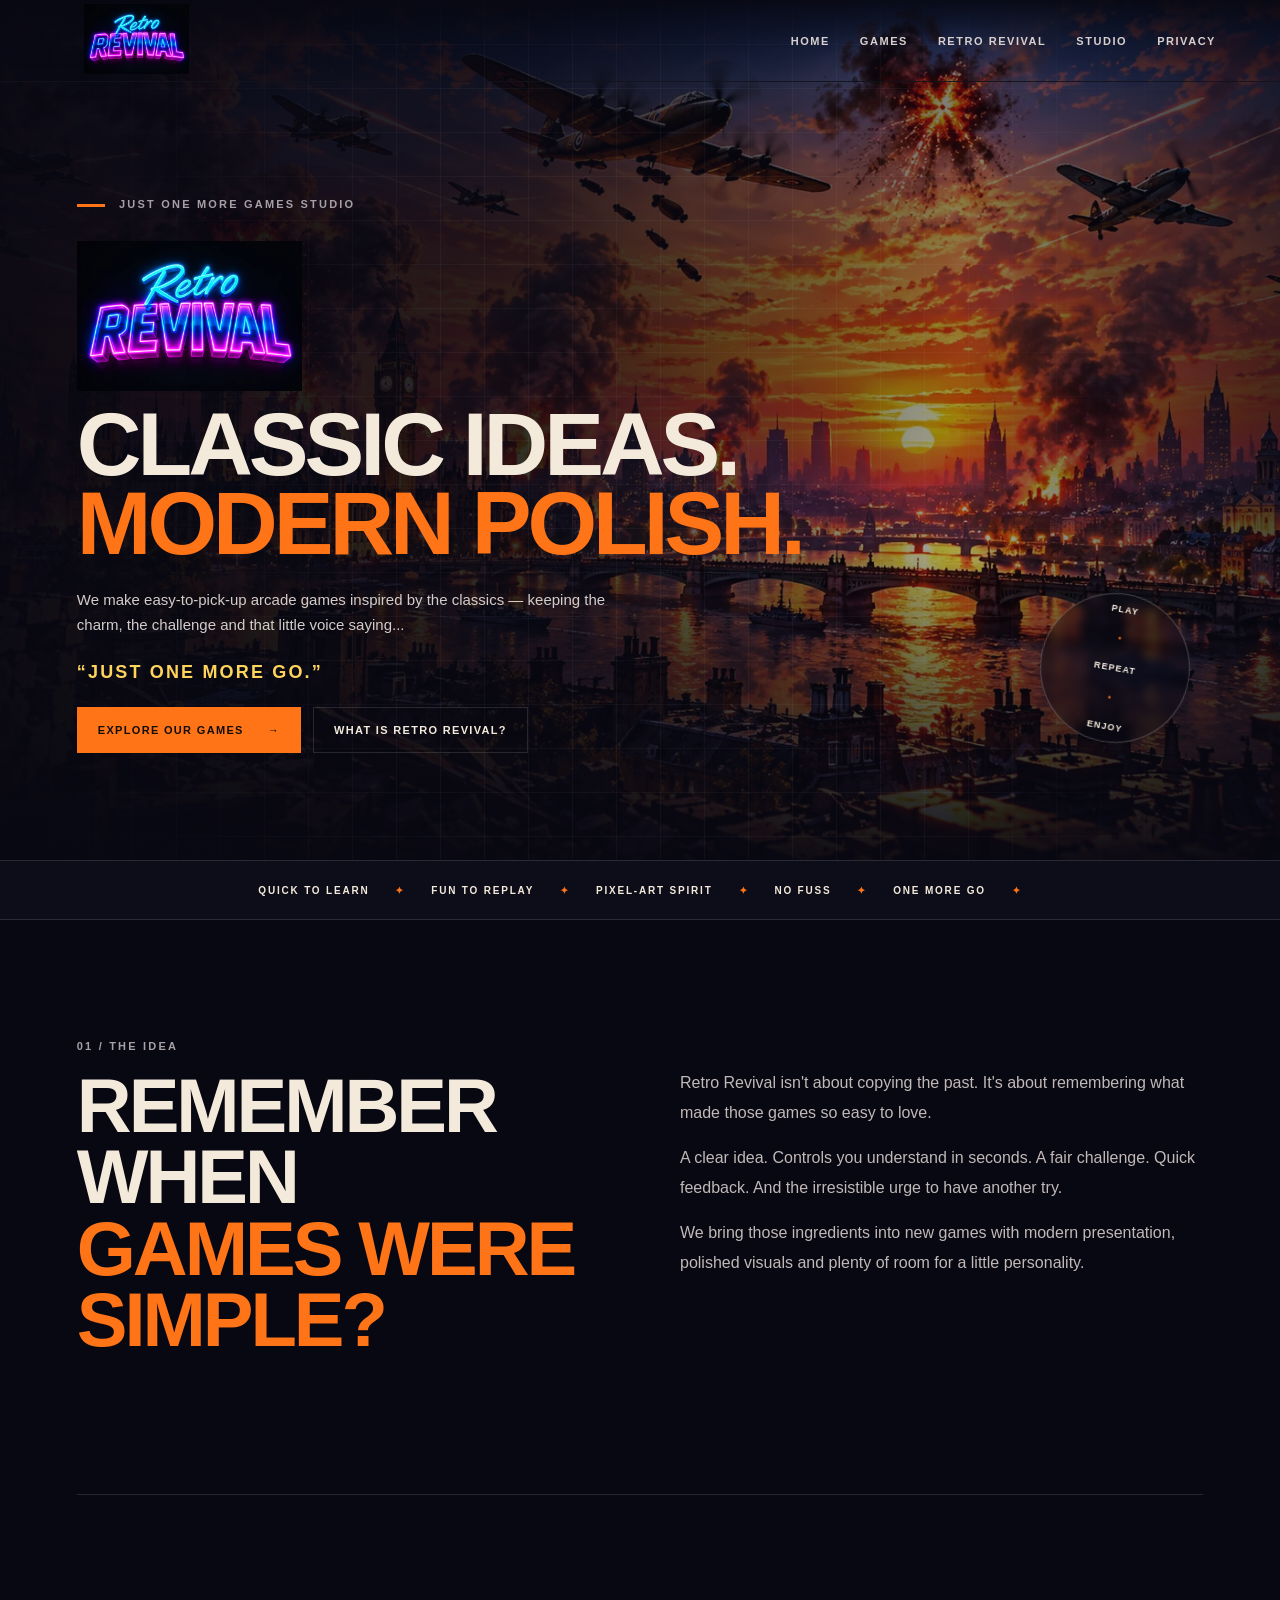
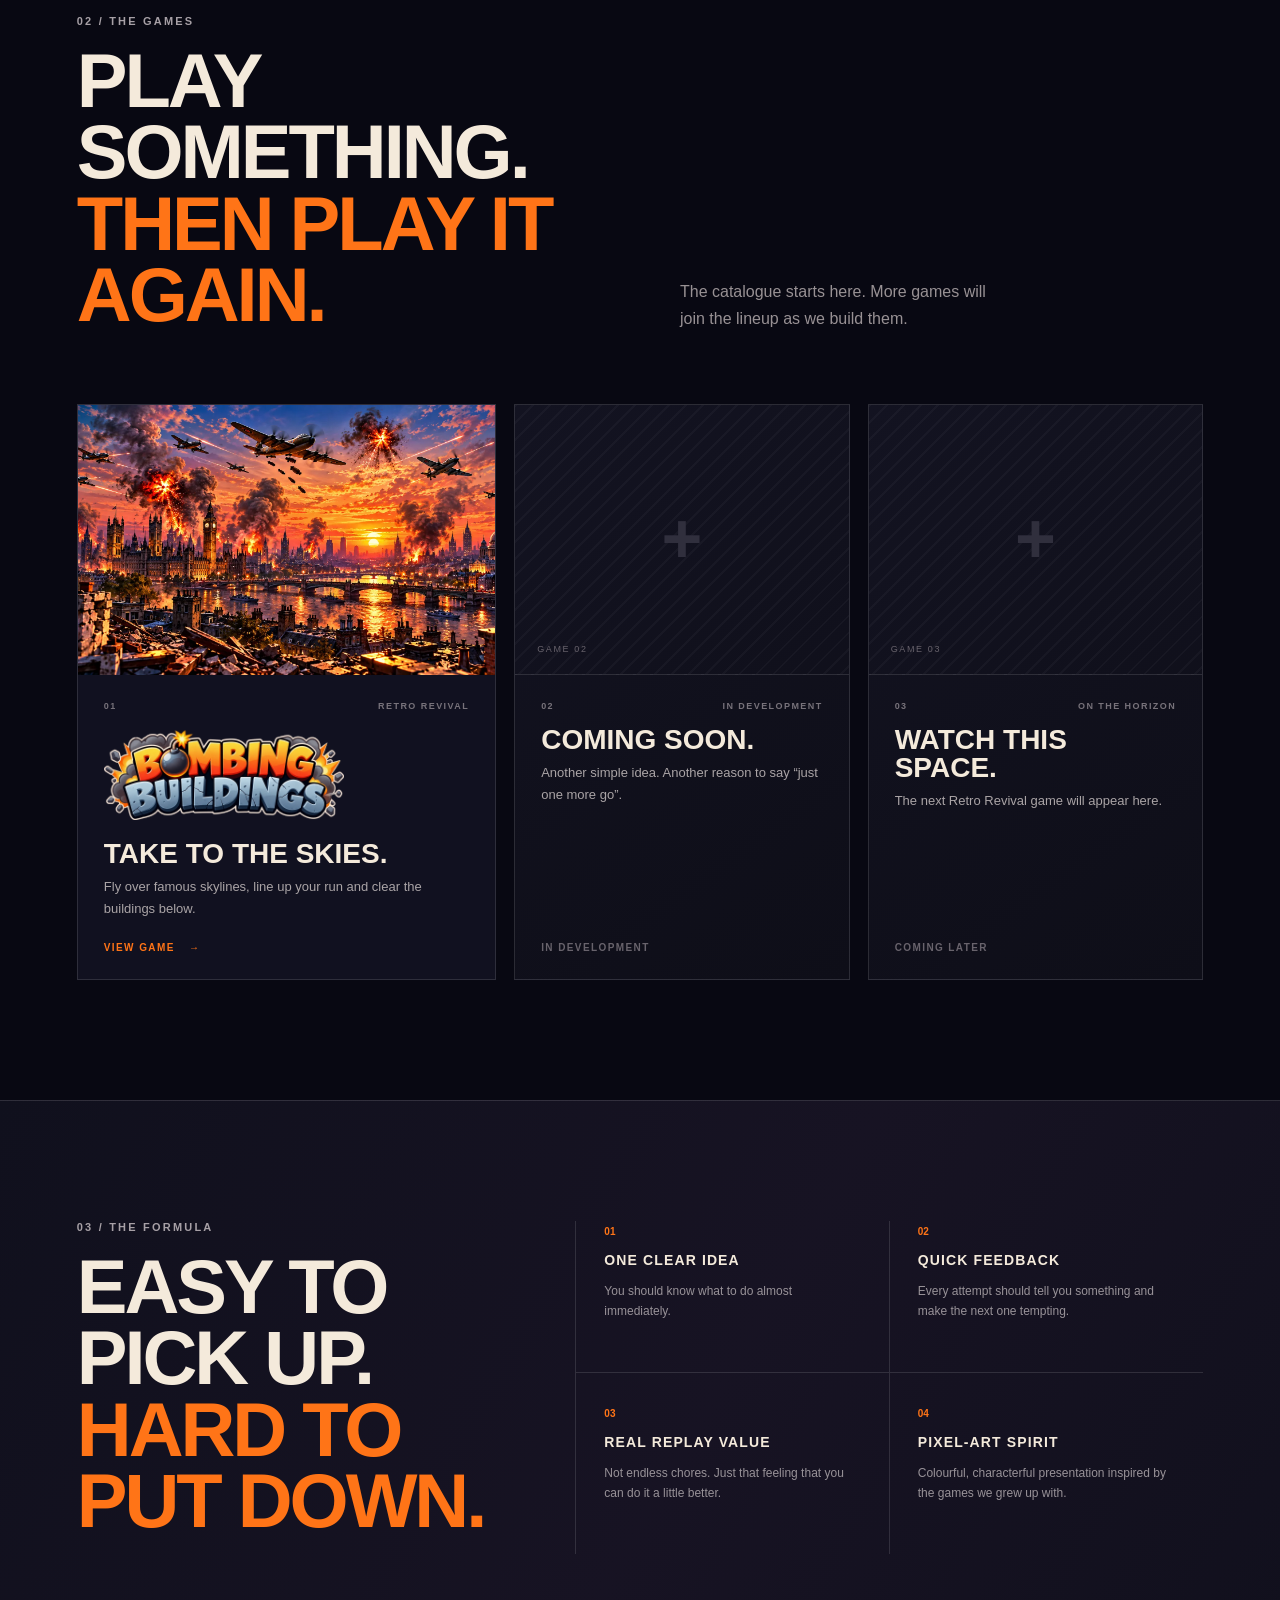
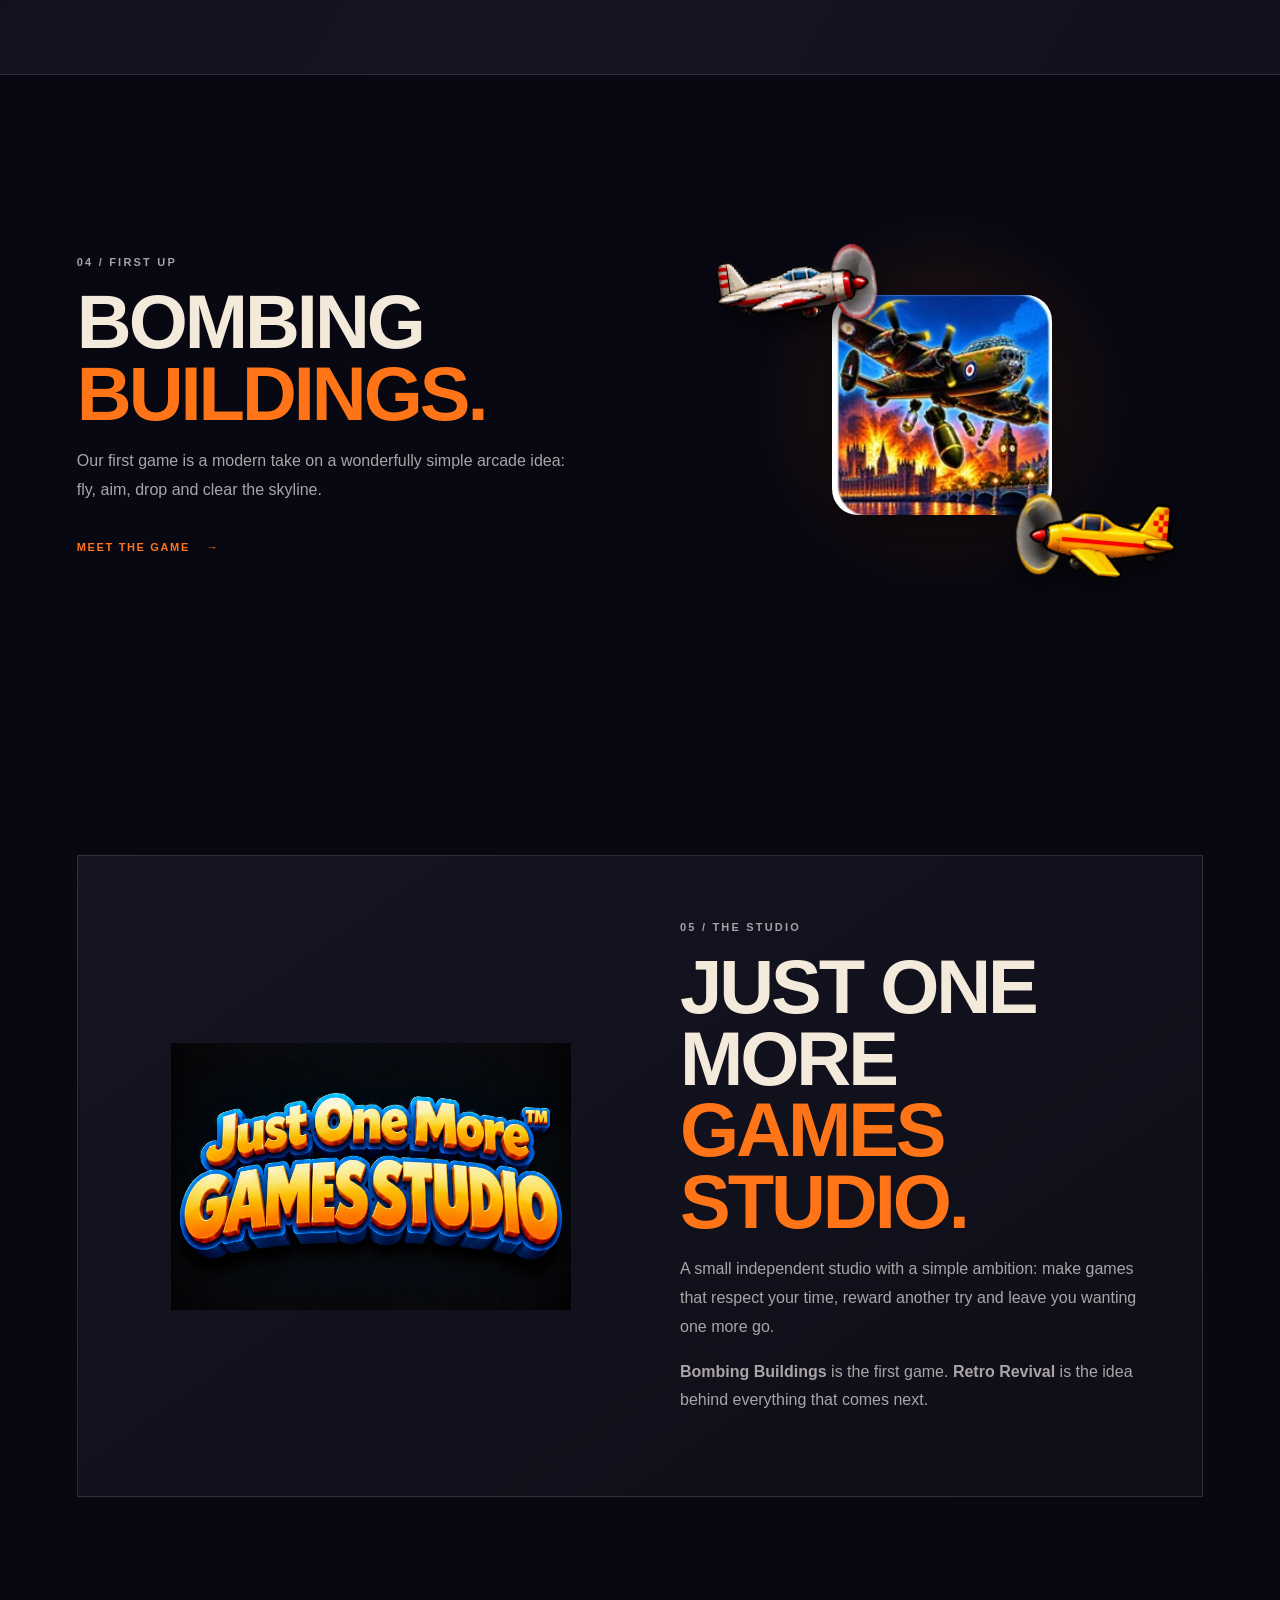
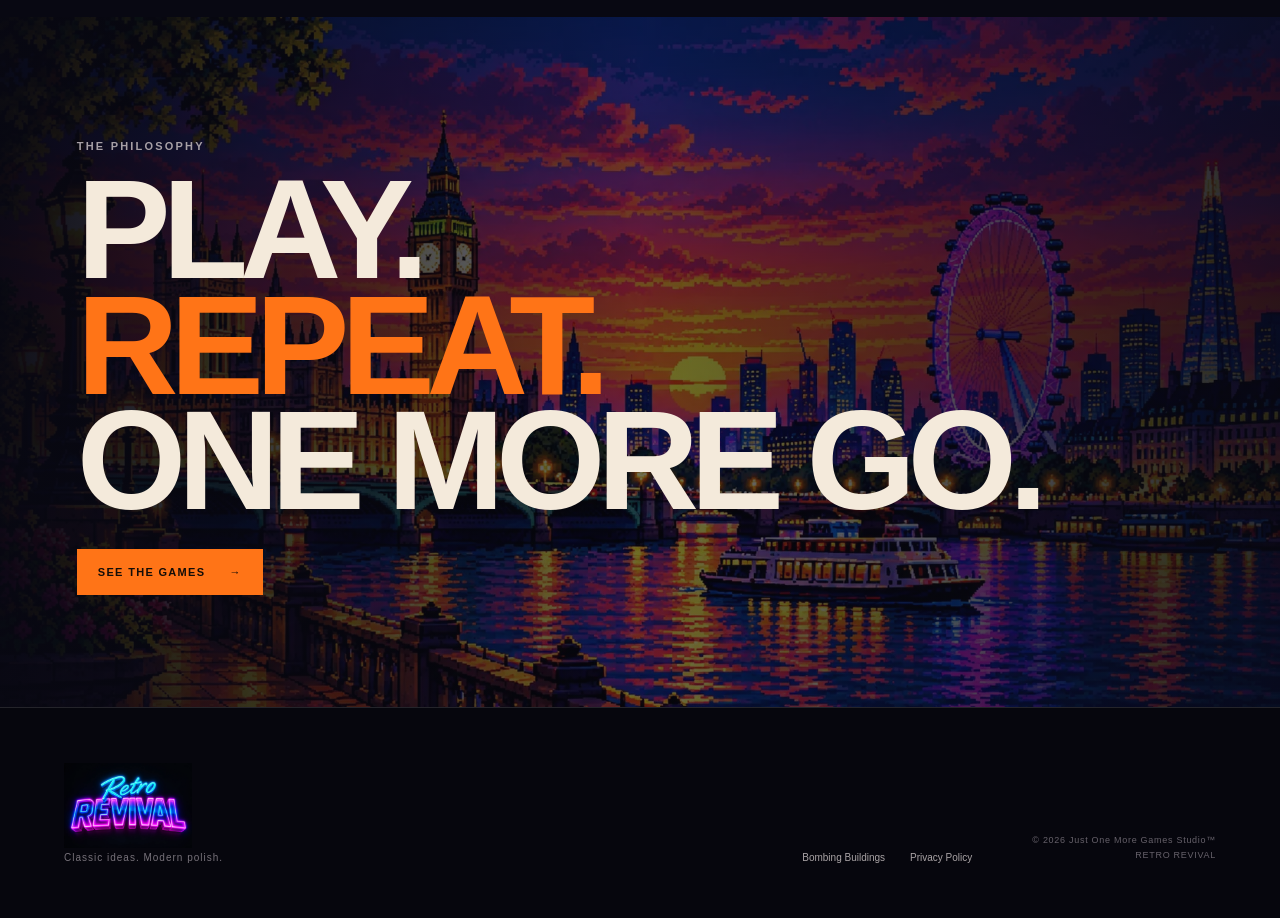
<file: index.html>
<!doctype html>
<html lang="en-GB">
<head>
  <meta charset="utf-8">
  <meta name="viewport" content="width=device-width, initial-scale=1">
  <meta name="theme-color" content="#090914">
  <meta name="description" content="Just One More Games Studio — Retro Revival. Simple, addictive arcade games with pixel-art spirit and modern polish.">
  <title>Just One More Games Studio | Retro Revival</title>
  <link rel="stylesheet" href="styles.css">
</head>
<body>
  <header class="site-header">
    <a class="brand" href="index.html" aria-label="Just One More Games Studio home">
      <img src="assets/retro_logo.webp" alt="Retro Revival">
    </a>
    <button class="menu-toggle" aria-expanded="false" aria-controls="site-nav">MENU</button>
    <nav id="site-nav" class="site-nav">
      <a href="#top">HOME</a>
      <a href="#games">GAMES</a>
      <a href="#retro-revival">RETRO REVIVAL</a>
      <a href="#studio">STUDIO</a>
      <a href="privacy-policy.html">PRIVACY</a>
    </nav>
  </header>

  <main id="top">
    <section class="hero">
      <div class="hero-image" aria-hidden="true"></div>
      <div class="hero-overlay"></div>
      <div class="hero-grid" aria-hidden="true"></div>
      <div class="hero-content wrap">
        <p class="kicker"><span></span> JUST ONE MORE GAMES STUDIO</p>
        <img class="hero-logo" src="assets/retro_logo.webp" alt="Retro Revival">
        <h1>CLASSIC IDEAS.<br><em>MODERN POLISH.</em></h1>
        <p class="hero-lede">We make easy-to-pick-up arcade games inspired by the classics — keeping the charm, the challenge and that little voice saying...</p>
        <div class="hero-quote">“JUST ONE MORE GO.”</div>
        <div class="actions">
          <a class="button primary" href="#games">EXPLORE OUR GAMES <span>→</span></a>
          <a class="button ghost" href="#retro-revival">WHAT IS RETRO REVIVAL?</a>
        </div>
      </div>
      <div class="hero-stamp" aria-hidden="true"><b>PLAY</b><span>•</span><b>REPEAT</b><span>•</span><b>ENJOY</b></div>
    </section>

    <section class="ticker" aria-label="Studio principles">
      <div>QUICK TO LEARN</div><i>✦</i><div>FUN TO REPLAY</div><i>✦</i><div>PIXEL-ART SPIRIT</div><i>✦</i><div>NO FUSS</div><i>✦</i><div>ONE MORE GO</div><i>✦</i>
    </section>

    <section class="intro wrap" id="retro-revival">
      <div class="section-number">01 / THE IDEA</div>
      <div class="intro-grid">
        <div>
          <h2>REMEMBER WHEN<br><em>GAMES WERE SIMPLE?</em></h2>
        </div>
        <div class="intro-copy">
          <p>Retro Revival isn't about copying the past. It's about remembering what made those games so easy to love.</p>
          <p>A clear idea. Controls you understand in seconds. A fair challenge. Quick feedback. And the irresistible urge to have another try.</p>
          <p>We bring those ingredients into new games with modern presentation, polished visuals and plenty of room for a little personality.</p>
        </div>
      </div>
    </section>

    <section class="games wrap" id="games">
      <div class="section-heading">
        <div>
          <div class="section-number">02 / THE GAMES</div>
          <h2>PLAY SOMETHING.<br><em>THEN PLAY IT AGAIN.</em></h2>
        </div>
        <p>The catalogue starts here. More games will join the lineup as we build them.</p>
      </div>

      <div class="game-grid">
        <a class="game-card featured" href="games/bombing-buildings.html">
          <div class="game-card-art"><img src="assets/home_screen.webp" alt="Bombing Buildings skyline with aircraft and explosions"></div>
          <div class="game-card-body">
            <div class="game-meta"><span>01</span><span>RETRO REVIVAL</span></div>
            <img class="bb-logo" src="assets/logo.webp" alt="Bombing Buildings">
            <h3>TAKE TO THE SKIES.</h3>
            <p>Fly over famous skylines, line up your run and clear the buildings below.</p>
            <span class="card-link">VIEW GAME <b>→</b></span>
          </div>
        </a>

        <article class="game-card coming-soon">
          <div class="coming-art"><div class="pixel-cross">+</div><span>GAME 02</span></div>
          <div class="game-card-body">
            <div class="game-meta"><span>02</span><span>IN DEVELOPMENT</span></div>
            <h3>COMING SOON.</h3>
            <p>Another simple idea. Another reason to say “just one more go”.</p>
            <span class="card-link muted">IN DEVELOPMENT</span>
          </div>
        </article>

        <article class="game-card coming-soon small-card">
          <div class="coming-art"><div class="pixel-cross">+</div><span>GAME 03</span></div>
          <div class="game-card-body">
            <div class="game-meta"><span>03</span><span>ON THE HORIZON</span></div>
            <h3>WATCH THIS SPACE.</h3>
            <p>The next Retro Revival game will appear here.</p>
            <span class="card-link muted">COMING LATER</span>
          </div>
        </article>
      </div>
    </section>

    <section class="feature-band">
      <div class="wrap feature-grid">
        <div class="feature-intro">
          <div class="section-number">03 / THE FORMULA</div>
          <h2>EASY TO PICK UP.<br><em>HARD TO PUT DOWN.</em></h2>
        </div>
        <div class="features">
          <article><span>01</span><h3>ONE CLEAR IDEA</h3><p>You should know what to do almost immediately.</p></article>
          <article><span>02</span><h3>QUICK FEEDBACK</h3><p>Every attempt should tell you something and make the next one tempting.</p></article>
          <article><span>03</span><h3>REAL REPLAY VALUE</h3><p>Not endless chores. Just that feeling that you can do it a little better.</p></article>
          <article><span>04</span><h3>PIXEL-ART SPIRIT</h3><p>Colourful, characterful presentation inspired by the games we grew up with.</p></article>
        </div>
      </div>
    </section>

    <section class="showcase wrap">
      <div class="showcase-copy">
        <div class="section-number">04 / FIRST UP</div>
        <h2>BOMBING<br><em>BUILDINGS.</em></h2>
        <p>Our first game is a modern take on a wonderfully simple arcade idea: fly, aim, drop and clear the skyline.</p>
        <a class="text-link" href="games/bombing-buildings.html">MEET THE GAME <span>→</span></a>
      </div>
      <div class="showcase-art">
        <img class="showcase-main" src="assets/app_icon_main_192.webp" alt="Bombing Buildings game icon">
        <img class="showcase-plane plane-one" src="assets/classic_0001.webp" alt="Classic aircraft">
        <img class="showcase-plane plane-two" src="assets/yellow_stunt_0001.webp" alt="Yellow stunt aircraft">
      </div>
    </section>

    <section class="studio wrap" id="studio">
      <div class="studio-card">
        <div class="studio-mark"><img src="assets/company_logo.webp" alt="Just One More Game Studio"></div>
        <div>
          <div class="section-number">05 / THE STUDIO</div>
          <h2>JUST ONE MORE<br><em>GAMES STUDIO.</em></h2>
          <p>A small independent studio with a simple ambition: make games that respect your time, reward another try and leave you wanting one more go.</p>
          <p><strong>Bombing Buildings</strong> is the first game. <strong>Retro Revival</strong> is the idea behind everything that comes next.</p>
        </div>
      </div>
    </section>

    <section class="cta">
      <div class="cta-image"></div><div class="cta-overlay"></div>
      <div class="cta-content wrap">
        <p class="kicker">THE PHILOSOPHY</p>
        <h2>PLAY.<br><em>REPEAT.</em><br>ONE MORE GO.</h2>
        <a class="button primary" href="#games">SEE THE GAMES <span>→</span></a>
      </div>
    </section>
  </main>

  <footer class="site-footer">
    <div><img src="assets/retro_logo.webp" alt="Retro Revival" class="footer-logo"><p>Classic ideas. Modern polish.</p></div>
    <nav><a href="games/bombing-buildings.html">Bombing Buildings</a><a href="privacy-policy.html">Privacy Policy</a></nav>
    <div class="footer-right">© 2026 Just One More Games Studio™<br>RETRO REVIVAL</div>
  </footer>
  <script src="script.js"></script>
</body>
</html>
</file>
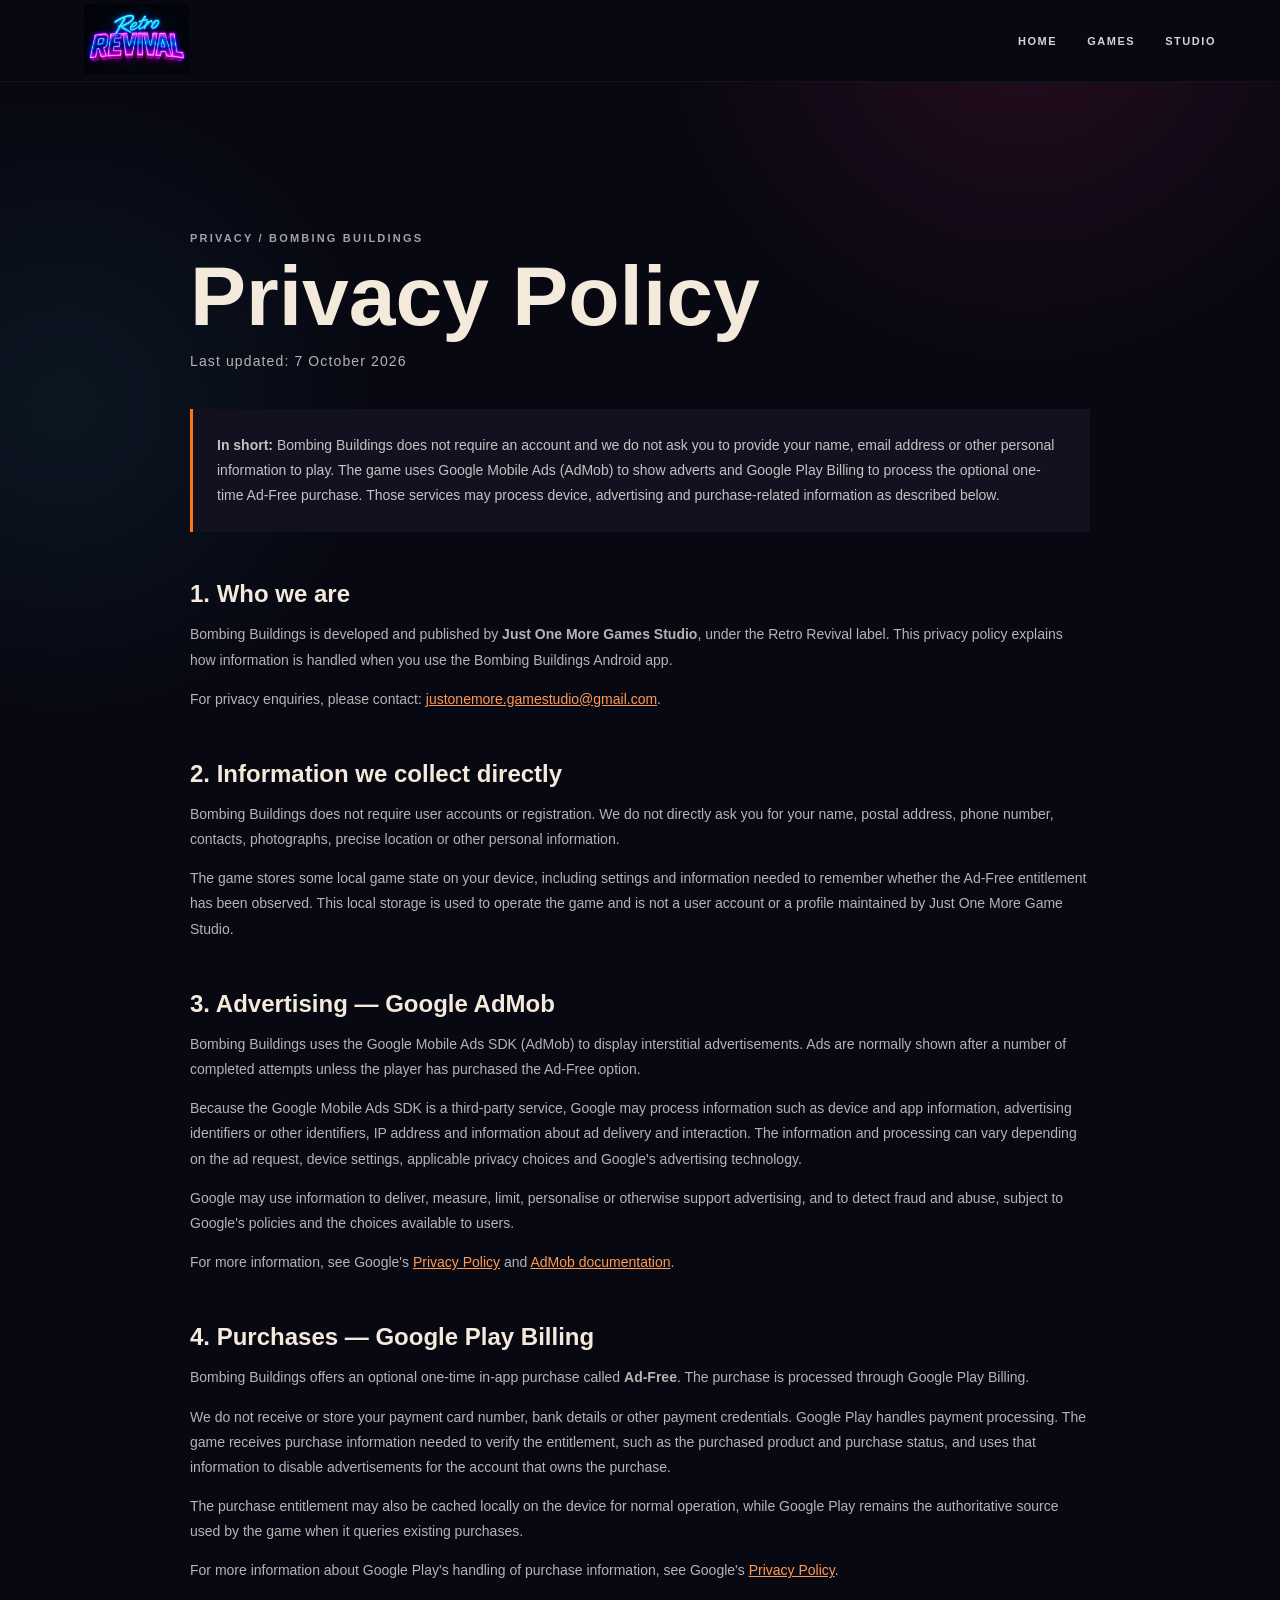
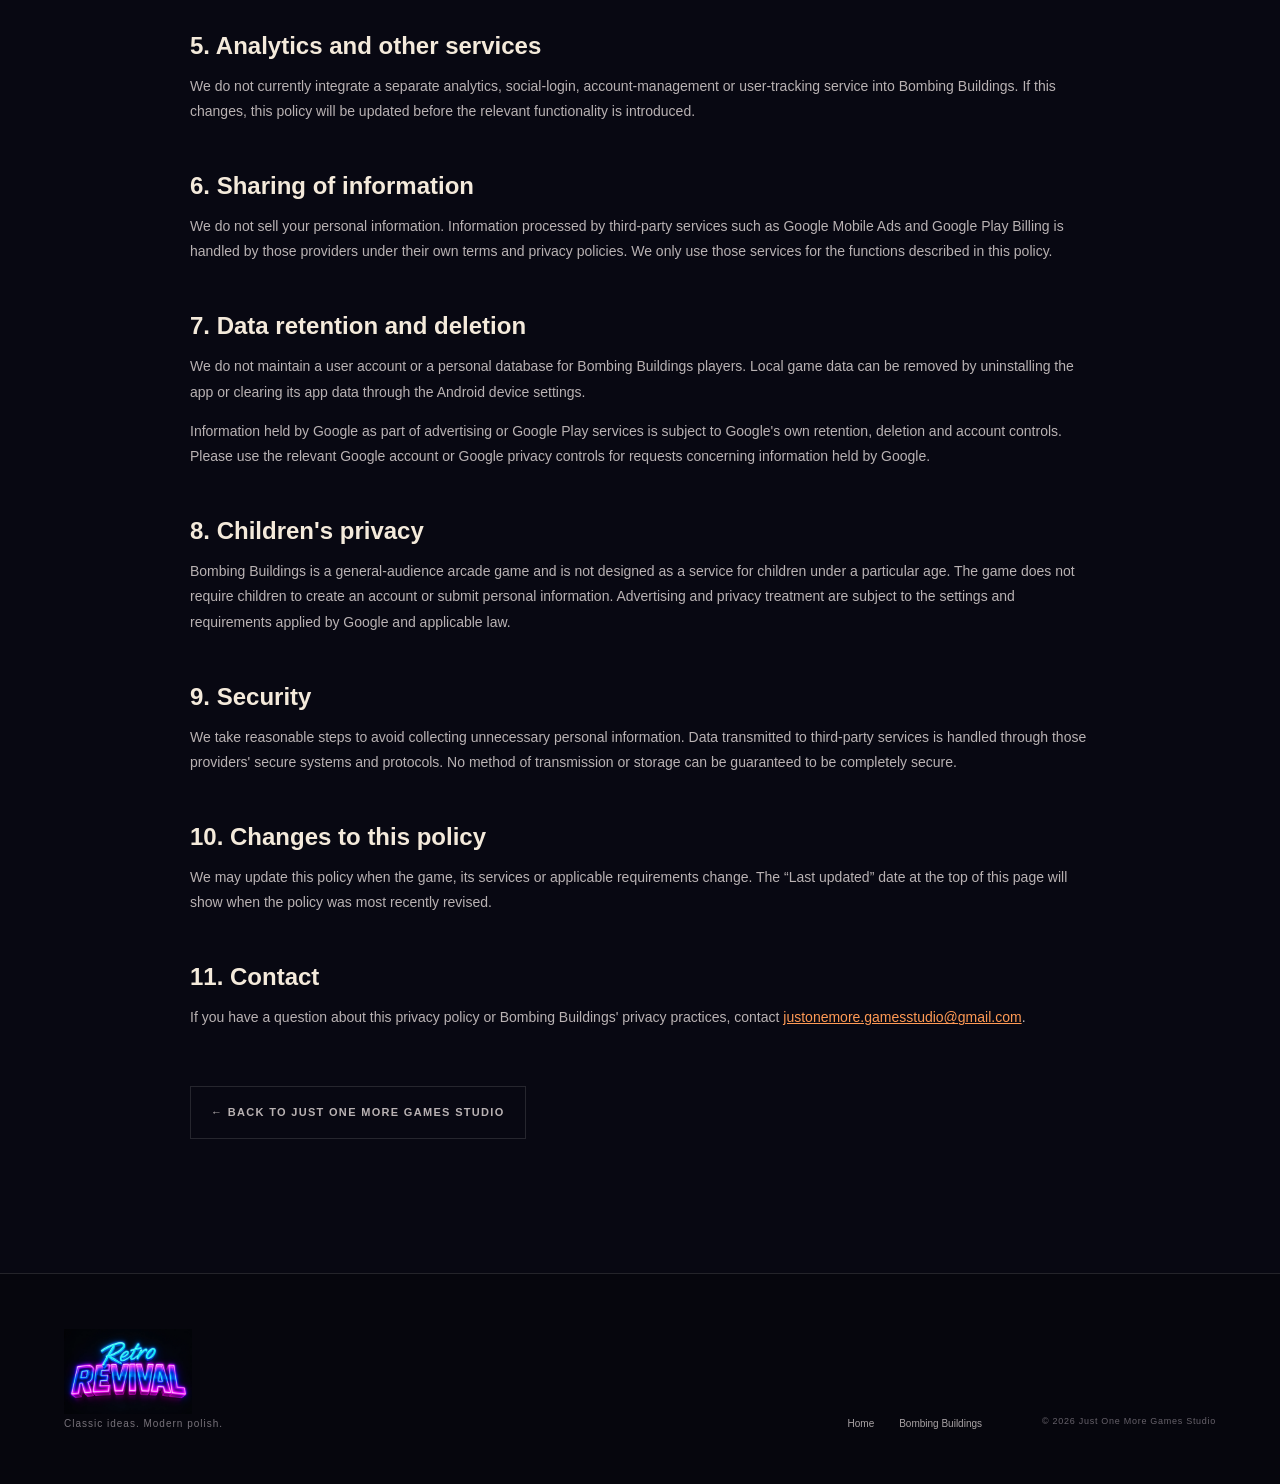
<file: privacy-policy.html>
<!doctype html>
<html lang="en-GB">
<head>
  <meta charset="utf-8">
  <meta name="viewport" content="width=device-width, initial-scale=1">
  <meta name="theme-color" content="#090914">
  <meta name="description" content="Privacy Policy for Bombing Buildings by Just One More Game Studio.">
  <title>Privacy Policy | Just One More Game Studio</title>
  <link rel="stylesheet" href="styles.css">
</head>
<body>
  <header class="site-header simple"><a class="brand" href="index.html"><img src="assets/retro_logo.webp" alt="Retro Revival"></a><nav class="site-nav static"><a href="index.html">HOME</a><a href="index.html#games">GAMES</a><a href="index.html#studio">STUDIO</a></nav></header>
  <main class="legal-page wrap">
    <div class="section-number">PRIVACY / BOMBING BUILDINGS</div>
    <h1>Privacy Policy</h1>
    <p class="legal-updated">Last updated: 7 October 2026</p>

    <div class="legal-callout"><strong>In short:</strong> Bombing Buildings does not require an account and we do not ask you to provide your name, email address or other personal information to play. The game uses Google Mobile Ads (AdMob) to show adverts and Google Play Billing to process the optional one-time Ad-Free purchase. Those services may process device, advertising and purchase-related information as described below.</div>

    <h2>1. Who we are</h2>
    <p>Bombing Buildings is developed and published by <strong>Just One More Games Studio</strong>, under the Retro Revival label. This privacy policy explains how information is handled when you use the Bombing Buildings Android app.</p>
    <p>For privacy enquiries, please contact: <a href="mailto:justonemore.gamestudio@gmail.com">justonemore.gamestudio@gmail.com</a>.</p>

    <h2>2. Information we collect directly</h2>
    <p>Bombing Buildings does not require user accounts or registration. We do not directly ask you for your name, postal address, phone number, contacts, photographs, precise location or other personal information.</p>
    <p>The game stores some local game state on your device, including settings and information needed to remember whether the Ad-Free entitlement has been observed. This local storage is used to operate the game and is not a user account or a profile maintained by Just One More Game Studio.</p>

    <h2>3. Advertising — Google AdMob</h2>
    <p>Bombing Buildings uses the Google Mobile Ads SDK (AdMob) to display interstitial advertisements. Ads are normally shown after a number of completed attempts unless the player has purchased the Ad-Free option.</p>
    <p>Because the Google Mobile Ads SDK is a third-party service, Google may process information such as device and app information, advertising identifiers or other identifiers, IP address and information about ad delivery and interaction. The information and processing can vary depending on the ad request, device settings, applicable privacy choices and Google's advertising technology.</p>
    <p>Google may use information to deliver, measure, limit, personalise or otherwise support advertising, and to detect fraud and abuse, subject to Google's policies and the choices available to users.</p>
    <p>For more information, see Google's <a href="https://policies.google.com/privacy" rel="noopener">Privacy Policy</a> and <a href="https://support.google.com/admob/" rel="noopener">AdMob documentation</a>.</p>

    <h2>4. Purchases — Google Play Billing</h2>
    <p>Bombing Buildings offers an optional one-time in-app purchase called <strong>Ad-Free</strong>. The purchase is processed through Google Play Billing.</p>
    <p>We do not receive or store your payment card number, bank details or other payment credentials. Google Play handles payment processing. The game receives purchase information needed to verify the entitlement, such as the purchased product and purchase status, and uses that information to disable advertisements for the account that owns the purchase.</p>
    <p>The purchase entitlement may also be cached locally on the device for normal operation, while Google Play remains the authoritative source used by the game when it queries existing purchases.</p>
    <p>For more information about Google Play's handling of purchase information, see Google's <a href="https://policies.google.com/privacy" rel="noopener">Privacy Policy</a>.</p>

    <h2>5. Analytics and other services</h2>
    <p>We do not currently integrate a separate analytics, social-login, account-management or user-tracking service into Bombing Buildings. If this changes, this policy will be updated before the relevant functionality is introduced.</p>

    <h2>6. Sharing of information</h2>
    <p>We do not sell your personal information. Information processed by third-party services such as Google Mobile Ads and Google Play Billing is handled by those providers under their own terms and privacy policies. We only use those services for the functions described in this policy.</p>

    <h2>7. Data retention and deletion</h2>
    <p>We do not maintain a user account or a personal database for Bombing Buildings players. Local game data can be removed by uninstalling the app or clearing its app data through the Android device settings.</p>
    <p>Information held by Google as part of advertising or Google Play services is subject to Google's own retention, deletion and account controls. Please use the relevant Google account or Google privacy controls for requests concerning information held by Google.</p>

    <h2>8. Children's privacy</h2>
    <p>Bombing Buildings is a general-audience arcade game and is not designed as a service for children under a particular age. The game does not require children to create an account or submit personal information. Advertising and privacy treatment are subject to the settings and requirements applied by Google and applicable law.</p>

    <h2>9. Security</h2>
    <p>We take reasonable steps to avoid collecting unnecessary personal information. Data transmitted to third-party services is handled through those providers' secure systems and protocols. No method of transmission or storage can be guaranteed to be completely secure.</p>

    <h2>10. Changes to this policy</h2>
    <p>We may update this policy when the game, its services or applicable requirements change. The “Last updated” date at the top of this page will show when the policy was most recently revised.</p>

    <h2>11. Contact</h2>
    <p>If you have a question about this privacy policy or Bombing Buildings' privacy practices, contact <a href="mailto:justonemore.gamesstudio@gmail.com">justonemore.gamesstudio@gmail.com</a>.</p>

    <p class="legal-back"><a class="button ghost" href="index.html">← BACK TO JUST ONE MORE GAMES STUDIO</a></p>
  </main>
  <footer class="site-footer"><div><img src="assets/retro_logo.webp" alt="Retro Revival" class="footer-logo"><p>Classic ideas. Modern polish.</p></div><nav><a href="index.html">Home</a><a href="games/bombing-buildings.html">Bombing Buildings</a></nav><div class="footer-right">© 2026 Just One More Games Studio</div></footer>
  <script src="script.js"></script>
</body>
</html>
</file>
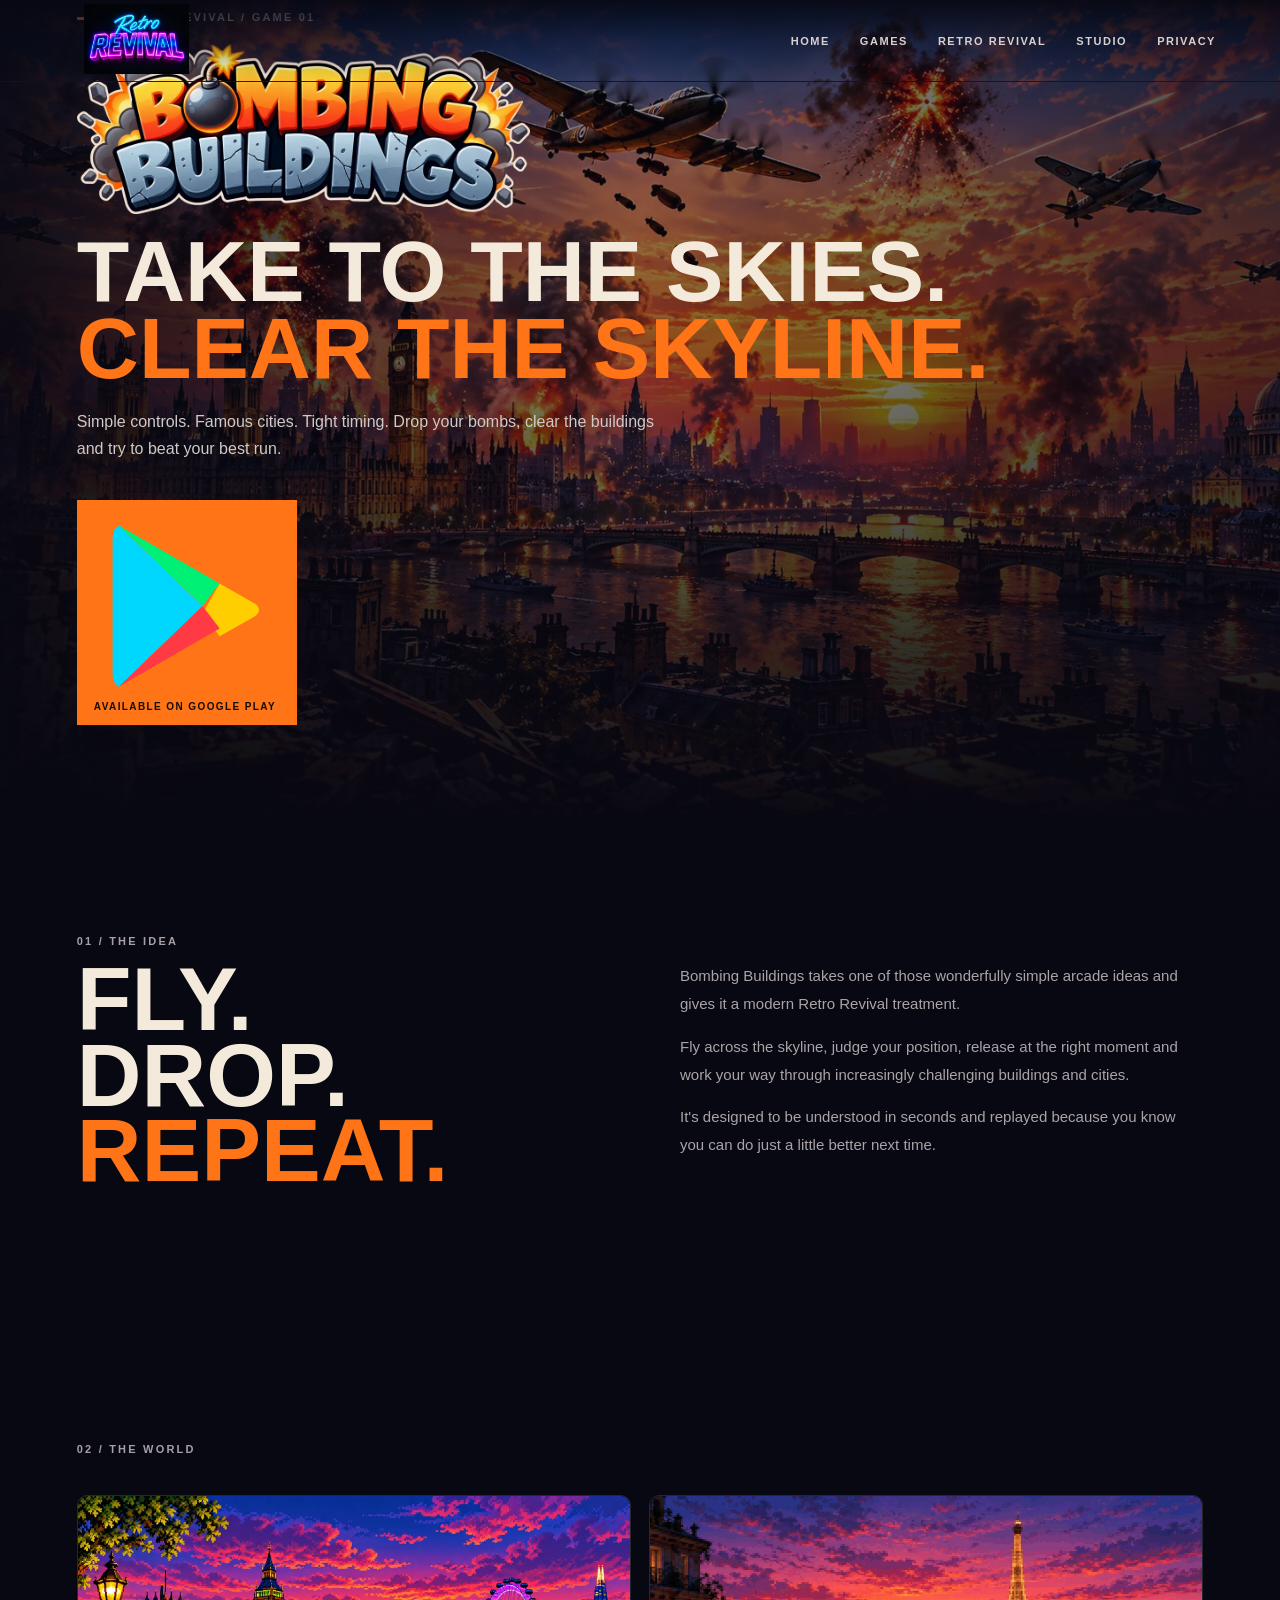
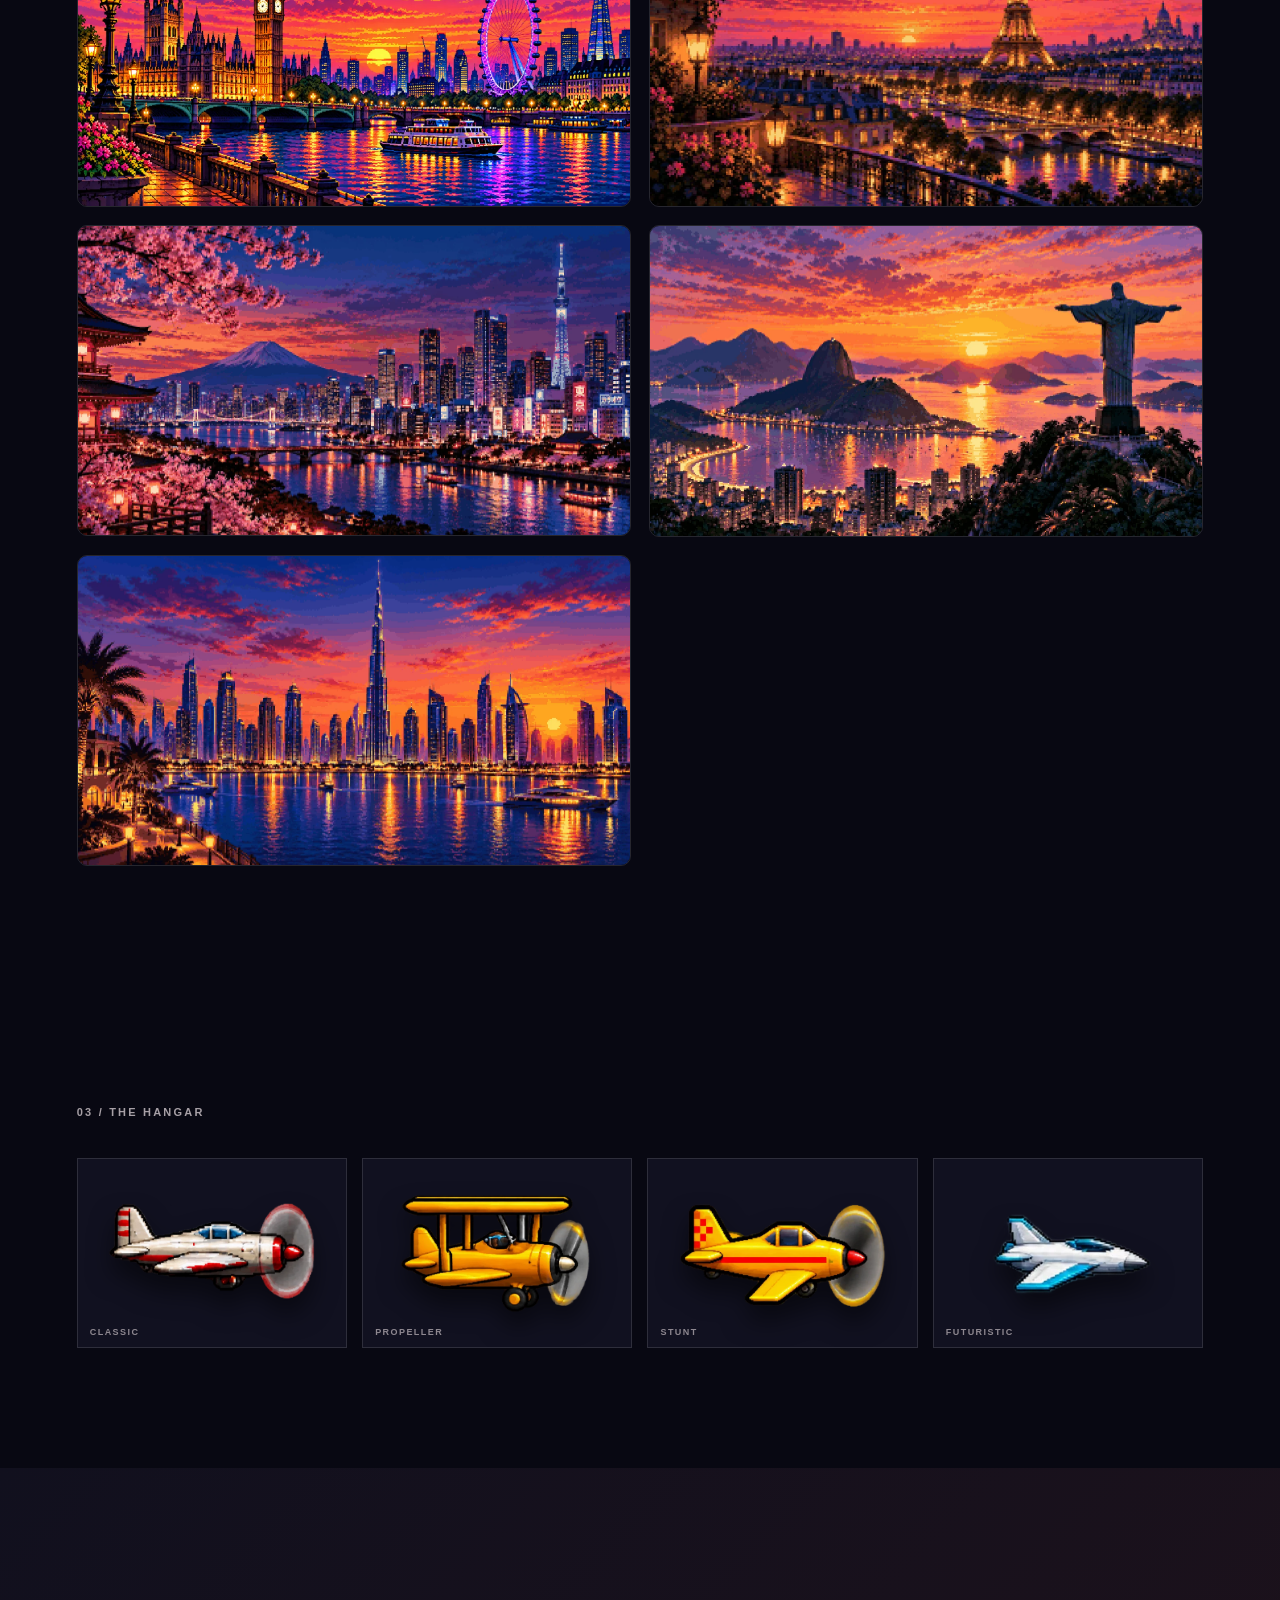
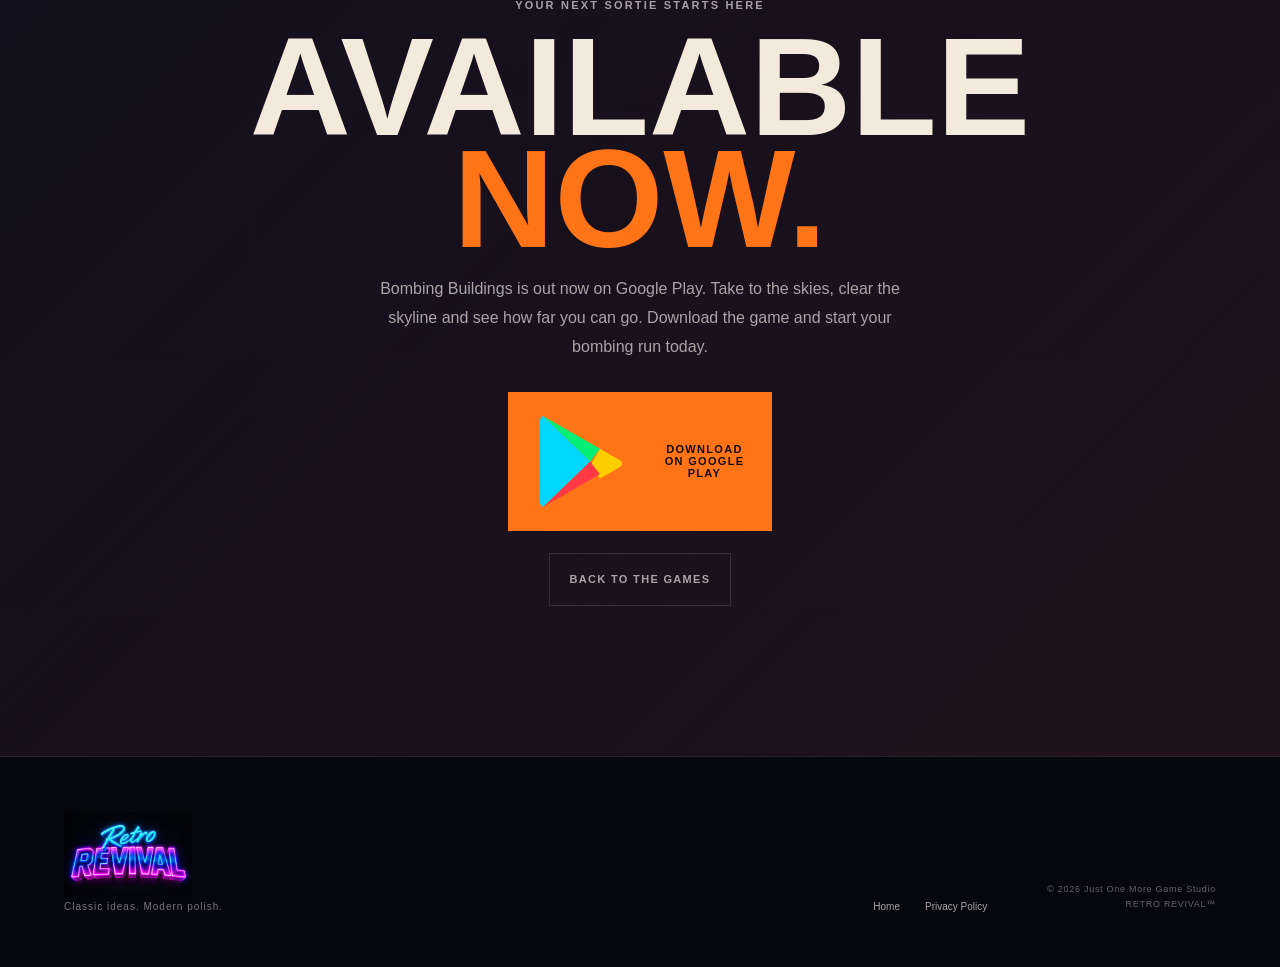
<file: games/bombing-buildings.html>
<!doctype html>
<html lang="en-GB">
<head>
  <meta charset="utf-8">
  <meta name="viewport" content="width=device-width, initial-scale=1">
  <meta name="theme-color" content="#090914">
  <meta name="description" content="Bombing Buildings is available now on Google Play. Take to the skies, drop your bombs and clear the skyline in this retro-inspired arcade game.">
  <title>Bombing Buildings | Just One More Game Studio</title>
  <link rel="stylesheet" href="../styles.css">
</head>
<body>
  <header class="site-header">
    <a class="brand" href="../index.html"><img src="../assets/retro_logo.webp" alt="Retro Revival"></a>
    <button class="menu-toggle" aria-expanded="false" aria-controls="site-nav">MENU</button>
    <nav id="site-nav" class="site-nav"><a href="../index.html">HOME</a><a href="../index.html#games">GAMES</a><a href="../index.html#retro-revival">RETRO REVIVAL</a><a href="../index.html#studio">STUDIO</a><a href="../privacy-policy.html">PRIVACY</a></nav>
  </header>

  <main>
    <section class="game-hero">
      <div class="game-hero-image"></div><div class="game-hero-overlay"></div>
      <div class="wrap game-hero-content">
        <p class="kicker"><span></span> RETRO REVIVAL / GAME 01</p>
        <img src="../assets/logo.webp" alt="Bombing Buildings" class="game-title-logo">
        <h1>TAKE TO THE SKIES.<br><em>CLEAR THE SKYLINE.</em></h1>
        <p>Simple controls. Famous cities. Tight timing. Drop your bombs, clear the buildings and try to beat your best run.</p>
        <a class="button primary game-status" href="https://play.google.com/store/apps/details?id=com.justonemoregamestudio.bombingbuildings" target="_blank" rel="noopener noreferrer" aria-label="Get Bombing Buildings on Google Play">
          <svg class="google-play-icon" xmlns="http://www.w3.org/2000/svg" viewBox="0 0 24 24" aria-hidden="true">
            <path fill="#00D7FE" d="M3.2 1.6 14 12 3.2 22.4c-.5-.3-.8-.9-.8-1.6V3.2c0-.7.3-1.3.8-1.6Z"/>
            <path fill="#00F076" d="m3.2 1.6 13 7.5-2.2 2.9L3.2 1.6Z"/>
            <path fill="#FFCE00" d="m16.2 9.1 4.4 2.5c.9.5.9 1.3 0 1.8l-4.4 2.5-2.2-2.9 2.2-3.9Z"/>
            <path fill="#FF3A44" d="m3.2 22.4 13-7.5-2.2-2.9L3.2 22.4Z"/>
          </svg>
          AVAILABLE ON GOOGLE PLAY
        </a>
      </div>
    </section>

    <section class="wrap game-detail">
      <div class="section-number">01 / THE IDEA</div>
      <div class="detail-grid">
        <div><h2>FLY.<br>DROP.<br><em>REPEAT.</em></h2></div>
        <div><p>Bombing Buildings takes one of those wonderfully simple arcade ideas and gives it a modern Retro Revival treatment.</p><p>Fly across the skyline, judge your position, release at the right moment and work your way through increasingly challenging buildings and cities.</p><p>It's designed to be understood in seconds and replayed because you know you can do just a little better next time.</p></div>
      </div>
    </section>

    <section class="gallery-wrap wrap">
      <div class="section-number">02 / THE WORLD</div>
      <div class="gallery"><img src="../assets/london_gameplay.webp" alt="Bombing Buildings London level"><img src="../assets/paris_gameplay.webp" alt="Bombing Buildings Paris level"><img src="../assets/tokyo_gameplay.webp" alt="Bombing Buildings Tokyo level"><img src="../assets/rio_gameplay.webp" alt="Bombing Buildings Rio level"><img src="../assets/dubai_gameplay.webp" alt="Bombing Buildings Dubai level"></div>
    </section>

    <section class="wrap aircraft">
      <div class="section-number">03 / THE HANGAR</div>
      <div class="aircraft-grid">
        <div><img src="../assets/classic_0001.webp" alt="Classic aircraft"><span>CLASSIC</span></div>
        <div><img src="../assets/retro_propeller.webp" alt="Retro propeller aircraft"><span>PROPELLER</span></div>
        <div><img src="../assets/yellow_stunt_0001.webp" alt="Yellow stunt aircraft"><span>STUNT</span></div>
        <div><img src="../assets/futuristic.webp" alt="Futuristic aircraft"><span>FUTURISTIC</span></div>
      </div>
    </section>

    <section class="coming-cta"><div class="wrap"><p class="kicker">YOUR NEXT SORTIE STARTS HERE</p><h2>AVAILABLE<br><em>NOW.</em></h2><p>Bombing Buildings is out now on Google Play. Take to the skies, clear the skyline and see how far you can go. Download the game and start your bombing run today.</p><a class="button primary" href="https://play.google.com/store/apps/details?id=com.justonemoregamestudio.bombingbuildings" target="_blank" rel="noopener noreferrer">
        <svg class="google-play-icon" xmlns="http://www.w3.org/2000/svg" viewBox="0 0 24 24" aria-hidden="true">
          <path fill="#00D7FE" d="M3.2 1.6 14 12 3.2 22.4c-.5-.3-.8-.9-.8-1.6V3.2c0-.7.3-1.3.8-1.6Z"/>
          <path fill="#00F076" d="m3.2 1.6 13 7.5-2.2 2.9L3.2 1.6Z"/>
          <path fill="#FFCE00" d="m16.2 9.1 4.4 2.5c.9.5.9 1.3 0 1.8l-4.4 2.5-2.2-2.9 2.2-3.9Z"/>
          <path fill="#FF3A44" d="m3.2 22.4 13-7.5-2.2-2.9L3.2 22.4Z"/>
        </svg>
        DOWNLOAD ON GOOGLE PLAY
      </a><p style="margin-top:22px"><a class="button ghost" href="../index.html#games">BACK TO THE GAMES</a></p></div></section>
  </main>

  <footer class="site-footer"><div><img src="../assets/retro_logo.webp" alt="Retro Revival" class="footer-logo"><p>Classic ideas. Modern polish.</p></div><nav><a href="../index.html">Home</a><a href="../privacy-policy.html">Privacy Policy</a></nav><div class="footer-right">© 2026 Just One More Game Studio<br>RETRO REVIVAL™</div></footer>
  <script src="../script.js"></script>
</body>
</html>
</file>
<file: styles.css>
:root{--bg:#080812;--panel:#111120;--panel2:#171727;--paper:#f4eadb;--muted:#aaa4aa;--orange:#ff7417;--pink:#ff2c87;--cyan:#39dfff;--yellow:#ffd45b;--line:rgba(255,255,255,.12);--max:1240px}*{box-sizing:border-box}html{scroll-behavior:smooth}body{margin:0;background:var(--bg);color:var(--paper);font-family:Arial,Helvetica,sans-serif;overflow-x:hidden}body:before{content:"";position:fixed;inset:0;pointer-events:none;z-index:-1;background:radial-gradient(circle at 80% 0%,rgba(255,44,135,.12),transparent 28%),radial-gradient(circle at 5% 45%,rgba(57,223,255,.07),transparent 25%)}a{color:inherit}.wrap{width:min(var(--max),88vw);margin:auto}.site-header{position:fixed;z-index:20;top:0;left:0;right:0;height:82px;padding:0 5vw;display:flex;align-items:center;justify-content:space-between;background:linear-gradient(180deg,rgba(8,8,18,.92),rgba(8,8,18,.35),transparent);border-bottom:1px solid rgba(255,255,255,.04)}.brand{display:block;width:145px}.brand img{width:100%;height:70px;object-fit:contain}.site-nav{display:flex;gap:30px;align-items:center}.site-nav a{font-size:11px;font-weight:800;letter-spacing:.14em;text-decoration:none;color:#d9d1d0}.site-nav a:hover{color:var(--orange)}.menu-toggle{display:none;background:none;border:1px solid var(--line);color:var(--paper);padding:10px 13px;font-weight:800}.hero{position:relative;min-height:860px;display:flex;align-items:center;overflow:hidden}.hero-image,.hero-overlay,.hero-grid{position:absolute;inset:0}.hero-image{background:url("assets/home_screen.webp") center/cover no-repeat;filter:saturate(1.05)}.hero-overlay{background:linear-gradient(90deg,rgba(8,8,18,.97) 0%,rgba(8,8,18,.82) 42%,rgba(8,8,18,.34) 75%,rgba(8,8,18,.72) 100%),linear-gradient(0deg,rgba(8,8,18,.95),transparent 35%,rgba(8,8,18,.3))}.hero-grid{background-image:linear-gradient(rgba(255,255,255,.035) 1px,transparent 1px),linear-gradient(90deg,rgba(255,255,255,.035) 1px,transparent 1px);background-size:44px 44px;mask-image:linear-gradient(to right,transparent,black 35%,black 70%,transparent)}.hero-content{position:relative;padding-top:80px}.kicker,.section-number{font-size:11px;letter-spacing:.2em;font-weight:900;color:#a7a0a6}.kicker span{display:inline-block;width:28px;height:3px;background:var(--orange);vertical-align:middle;margin-right:9px}.hero-logo{width:min(390px,72vw);height:150px;object-fit:contain;object-position:left center;margin:20px 0 5px}.hero h1{font-size:clamp(48px,7vw,92px);line-height:.88;letter-spacing:-.045em;margin:5px 0 24px;max-width:760px}.hero h1 em,.hero-quote em,.intro h2 em,.section-heading h2 em,.feature-intro h2 em,.showcase h2 em,.studio h2 em,.cta h2 em,.game-hero h1 em,.detail-grid h2 em,.coming-cta h2 em{font-style:normal;color:var(--orange)}.hero-lede{max-width:570px;color:#d3cdca;line-height:1.7;font-size:15px}.hero-quote{font-weight:900;font-size:18px;letter-spacing:.12em;color:var(--yellow);margin:24px 0}.actions{display:flex;gap:12px;flex-wrap:wrap}.button{display:inline-flex;align-items:center;gap:24px;text-decoration:none;padding:16px 20px;border:1px solid var(--line);font-size:11px;font-weight:900;letter-spacing:.12em}.button.primary{background:var(--orange);border-color:var(--orange);color:#130d08}.button.primary:hover{filter:brightness(1.08);transform:translateY(-2px)}.button.ghost:hover{border-color:var(--orange);color:var(--orange)}.hero-stamp{position:absolute;right:7vw;bottom:13vh;width:150px;height:150px;border:1px solid rgba(255,255,255,.22);border-radius:50%;display:grid;place-items:center;text-align:center;font-size:9px;letter-spacing:.12em;transform:rotate(10deg);background:rgba(8,8,18,.35);backdrop-filter:blur(4px)}.hero-stamp span{color:var(--orange)}.ticker{height:60px;display:flex;align-items:center;justify-content:center;gap:26px;background:#0d0d19;border-block:1px solid var(--line);font-size:10px;font-weight:900;letter-spacing:.18em;white-space:nowrap;overflow:hidden}.ticker i{color:var(--orange);font-style:normal}.intro,.games,.showcase,.studio,.gallery-wrap,.aircraft,.game-detail{padding-block:120px}.intro-grid,.section-heading,.showcase,.studio-card,.detail-grid{display:grid;grid-template-columns:1fr 1fr;gap:80px}.intro h2,.section-heading h2,.feature-intro h2,.showcase h2,.studio h2{font-size:clamp(46px,6vw,76px);line-height:.94;letter-spacing:-.04em;margin:18px 0}.intro-copy{max-width:600px;color:#c1b9b7;font-size:16px;line-height:1.85}.games{border-top:1px solid var(--line)}.section-heading{align-items:end;margin-bottom:55px}.section-heading>p{max-width:330px;color:#989194;line-height:1.7}.game-grid{display:grid;grid-template-columns:1.25fr 1fr 1fr;gap:18px}.game-card{background:var(--panel);border:1px solid var(--line);text-decoration:none;display:flex;flex-direction:column;min-height:510px;overflow:hidden}.game-card:hover{border-color:rgba(255,116,23,.55);transform:translateY(-4px);transition:.25s}.game-card-art{height:270px;overflow:hidden}.game-card-art img{width:100%;height:100%;object-fit:cover;display:block}.game-card-body{padding:26px;display:flex;flex-direction:column;flex:1}.game-meta{display:flex;justify-content:space-between;color:#77727a;font-size:9px;font-weight:900;letter-spacing:.16em}.bb-logo{width:240px;max-width:85%;height:100px;object-fit:contain;object-position:left center;margin:14px 0 0}.game-card h3{font-size:28px;line-height:1;margin:15px 0 8px}.game-card p{color:#aaa4a6;font-size:13px;line-height:1.7;margin:0}.card-link{margin-top:auto;padding-top:22px;color:var(--orange);font-size:10px;font-weight:900;letter-spacing:.14em}.card-link b{margin-left:10px}.coming-soon{background:linear-gradient(145deg,#131321,#0e0e18)}.coming-art{height:270px;display:grid;place-items:center;background:repeating-linear-gradient(135deg,rgba(255,255,255,.03) 0 2px,transparent 2px 12px);border-bottom:1px solid var(--line);position:relative}.coming-art .pixel-cross{font-size:70px;color:#302f3d;font-weight:900}.coming-art span{position:absolute;bottom:20px;left:22px;font-size:9px;letter-spacing:.18em;color:#68636c}.muted{color:#68636c}.small-card{min-height:430px}.feature-band{padding:120px 0;background:linear-gradient(120deg,#10101d,#171323 55%,#11101d);border-block:1px solid var(--line)}.feature-grid{display:grid;grid-template-columns:.8fr 1.2fr;gap:80px}.features{display:grid;grid-template-columns:1fr 1fr;border-left:1px solid var(--line)}.features article{padding:0 28px 30px;border-bottom:1px solid var(--line)}.features article:nth-child(odd){border-right:1px solid var(--line)}.features article:nth-child(3),.features article:nth-child(4){padding-top:30px;border-bottom:0}.features span{font-size:10px;color:var(--orange);font-weight:900}.features h3{font-size:14px;letter-spacing:.08em;margin:13px 0}.features p{color:#989298;font-size:12px;line-height:1.7}.showcase{align-items:center}.showcase-copy p{max-width:500px;color:#aaa4a6;line-height:1.8}.text-link{display:inline-block;margin-top:20px;color:var(--orange);font-size:11px;font-weight:900;letter-spacing:.15em;text-decoration:none}.text-link span{margin-left:12px}.showcase-art{min-height:420px;position:relative;display:grid;place-items:center}.showcase-art:before{content:"";position:absolute;width:430px;height:430px;border-radius:50%;background:radial-gradient(circle,rgba(255,116,23,.16),transparent 65%)}.showcase-main{width:220px;position:relative;z-index:2;box-shadow:0 25px 70px rgba(0,0,0,.5);border-radius:26px}.showcase-plane{position:absolute;width:170px;object-fit:contain;z-index:3;filter:drop-shadow(0 15px 12px rgba(0,0,0,.45))}.plane-one{left:6%;top:12%;transform:rotate(-8deg)}.plane-two{right:4%;bottom:8%;transform:scaleX(-1) rotate(-5deg)}.studio-card{align-items:center;padding:65px;background:linear-gradient(145deg,#151523,#0e0e18);border:1px solid var(--line)}.studio-mark{display:grid;place-items:center}.studio-mark img{width:100%;max-width:400px}.studio-card p{color:#aaa4a6;line-height:1.8;max-width:650px}.cta{min-height:690px;position:relative;display:grid;align-items:center;overflow:hidden}.cta-image,.cta-overlay{position:absolute;inset:0}.cta-image{background:url("assets/london_gameplay.webp") center/cover}.cta-overlay{background:linear-gradient(90deg,rgba(8,8,18,.97),rgba(8,8,18,.58),rgba(8,8,18,.86))}.cta-content{position:relative}.cta h2{font-size:clamp(72px,11vw,145px);line-height:.82;letter-spacing:-.06em;margin:20px 0 30px}.site-footer{display:grid;grid-template-columns:1fr auto auto;gap:60px;align-items:end;padding:55px 5vw;background:#06060d;border-top:1px solid var(--line)}.footer-logo{width:160px;height:85px;object-fit:contain;object-position:left center}.site-footer p{margin:0;color:#77727a;font-size:10px;letter-spacing:.1em}.site-footer nav{display:flex;gap:25px}.site-footer nav a{font-size:10px;text-decoration:none;color:#aaa4a6}.site-footer nav a:hover{color:var(--orange)}.footer-right{text-align:right;color:#66616a;font-size:9px;line-height:1.7;letter-spacing:.08em}.game-hero{min-height:760px;position:relative;display:flex;align-items:end;overflow:hidden}.game-hero-image,.game-hero-overlay{position:absolute;inset:0}.game-hero-image{background:url("assets/home_screen.webp") center/cover}.game-hero-overlay{background:linear-gradient(90deg,rgba(8,8,18,.95),rgba(8,8,18,.45),rgba(8,8,18,.72)),linear-gradient(0deg,rgba(8,8,18,.98),transparent 55%)}.game-hero-content{position:relative;padding-bottom:90px}.game-title-logo{width:min(520px,80vw);height:170px;object-fit:contain;object-position:left center;margin:10px 0}.game-hero h1{font-size:clamp(48px,7vw,86px);line-height:.9;margin:5px 0 20px}.game-hero p:not(.kicker){max-width:590px;color:#d0c9c7;line-height:1.7}.game-status{display:inline-block;margin-top:22px;padding:12px 16px;border:1px solid var(--orange);color:var(--orange);font-size:10px;font-weight:900;letter-spacing:.14em}.detail-grid{align-items:start}.detail-grid h2{font-size:clamp(55px,7vw,90px);line-height:.84;margin:15px 0}.detail-grid p{color:#aaa4a6;line-height:1.85;font-size:15px}.gallery{
  display:grid;
  grid-template-columns:repeat(2,minmax(0,1fr));
  gap:18px;
  margin-top:40px;
}
.gallery img{
  width:100%;
  aspect-ratio:16/9;
  height:auto;
  object-fit:cover;
  display:block;
  border:1px solid var(--line);
  border-radius:10px;
}.aircraft-grid{display:grid;grid-template-columns:repeat(4,1fr);gap:15px;margin-top:40px}.aircraft-grid div{height:190px;background:#111120;border:1px solid var(--line);display:grid;place-items:center;position:relative;overflow:hidden}.aircraft-grid img{max-width:80%;max-height:120px;object-fit:contain;filter:drop-shadow(0 15px 12px rgba(0,0,0,.5))}.aircraft-grid span{position:absolute;left:12px;bottom:10px;font-size:9px;letter-spacing:.16em;color:#8e8890;font-weight:900}.coming-cta{padding:120px 0;text-align:center;background:linear-gradient(135deg,#11101e,#20121a)}.coming-cta h2{font-size:clamp(70px,11vw,140px);line-height:.8;margin:20px 0}.coming-cta p:not(.kicker){max-width:550px;margin:0 auto 30px;color:#aaa4a6;line-height:1.8}.legal-page{padding-top:150px;padding-bottom:120px;max-width:900px}.legal-page h1{font-size:clamp(54px,7vw,84px);margin:15px 0 8px;line-height:.9}.legal-updated{color:#77727a;font-size:11px;letter-spacing:.08em}.legal-page h2{font-size:24px;margin:48px 0 14px}.legal-page p,.legal-page li{color:#b9b2b3;line-height:1.8;font-size:14px}.legal-page a:not(.button){color:#ff9a55}.legal-callout{margin:35px 0;padding:24px;border-left:3px solid var(--orange);background:#111120;color:#c8c1c1;line-height:1.8;font-size:14px}.legal-back{margin-top:55px}.simple{position:relative;background:#080812}.site-nav.static{display:flex}@media(max-width:900px){.site-header{height:72px}.menu-toggle{display:block}.site-nav{display:none;position:absolute;top:72px;left:0;right:0;padding:20px 6vw;background:#0b0b15;border-bottom:1px solid var(--line);flex-direction:column;align-items:flex-start}.site-nav.open{display:flex}.hero{min-height:790px}.hero-stamp{display:none}.intro-grid,.section-heading,.showcase,.studio-card,.detail-grid,.feature-grid{grid-template-columns:1fr;gap:40px}.game-grid{grid-template-columns:1fr}.features{border-left:0}.gallery{grid-template-columns:1fr 1fr}.gallery img,.gallery img:first-child,.gallery img:nth-child(2),.gallery img:nth-child(n+3){grid-column:auto;height:180px}.aircraft-grid{grid-template-columns:1fr 1fr}.site-footer{grid-template-columns:1fr}.footer-right{text-align:left}.site-footer nav{flex-wrap:wrap}.showcase-art{min-height:350px}}@media(max-width:600px){.wrap{width:min(90vw,1240px)}.hero{min-height:760px}.hero-content{padding-top:100px}.hero-logo{height:115px}.hero h1{font-size:50px}.hero-lede{font-size:14px}.ticker{justify-content:flex-start;overflow:auto;padding:0 20px}.intro,.games,.showcase,.studio,.gallery-wrap,.aircraft,.game-detail{padding-block:85px}.intro h2,.section-heading h2,.feature-intro h2,.showcase h2,.studio h2{font-size:48px}.feature-band{padding:85px 0}.features{grid-template-columns:1fr}.features article,.features article:nth-child(odd),.features article:nth-child(3),.features article:nth-child(4){border-right:0;border-bottom:1px solid var(--line);padding:22px 0}.features article:last-child{border-bottom:0}.studio-card{padding:30px}.showcase-plane{width:110px}.showcase-main{width:170px}.gallery{
  grid-template-columns:1fr;
}
.gallery img{
  height:auto;
  aspect-ratio:16/9;
}.aircraft-grid{grid-template-columns:1fr}.game-hero{min-height:720px}.game-title-logo{height:120px}.legal-page{padding-top:115px}.legal-page p,.legal-page li{font-size:13px}}
</file>
